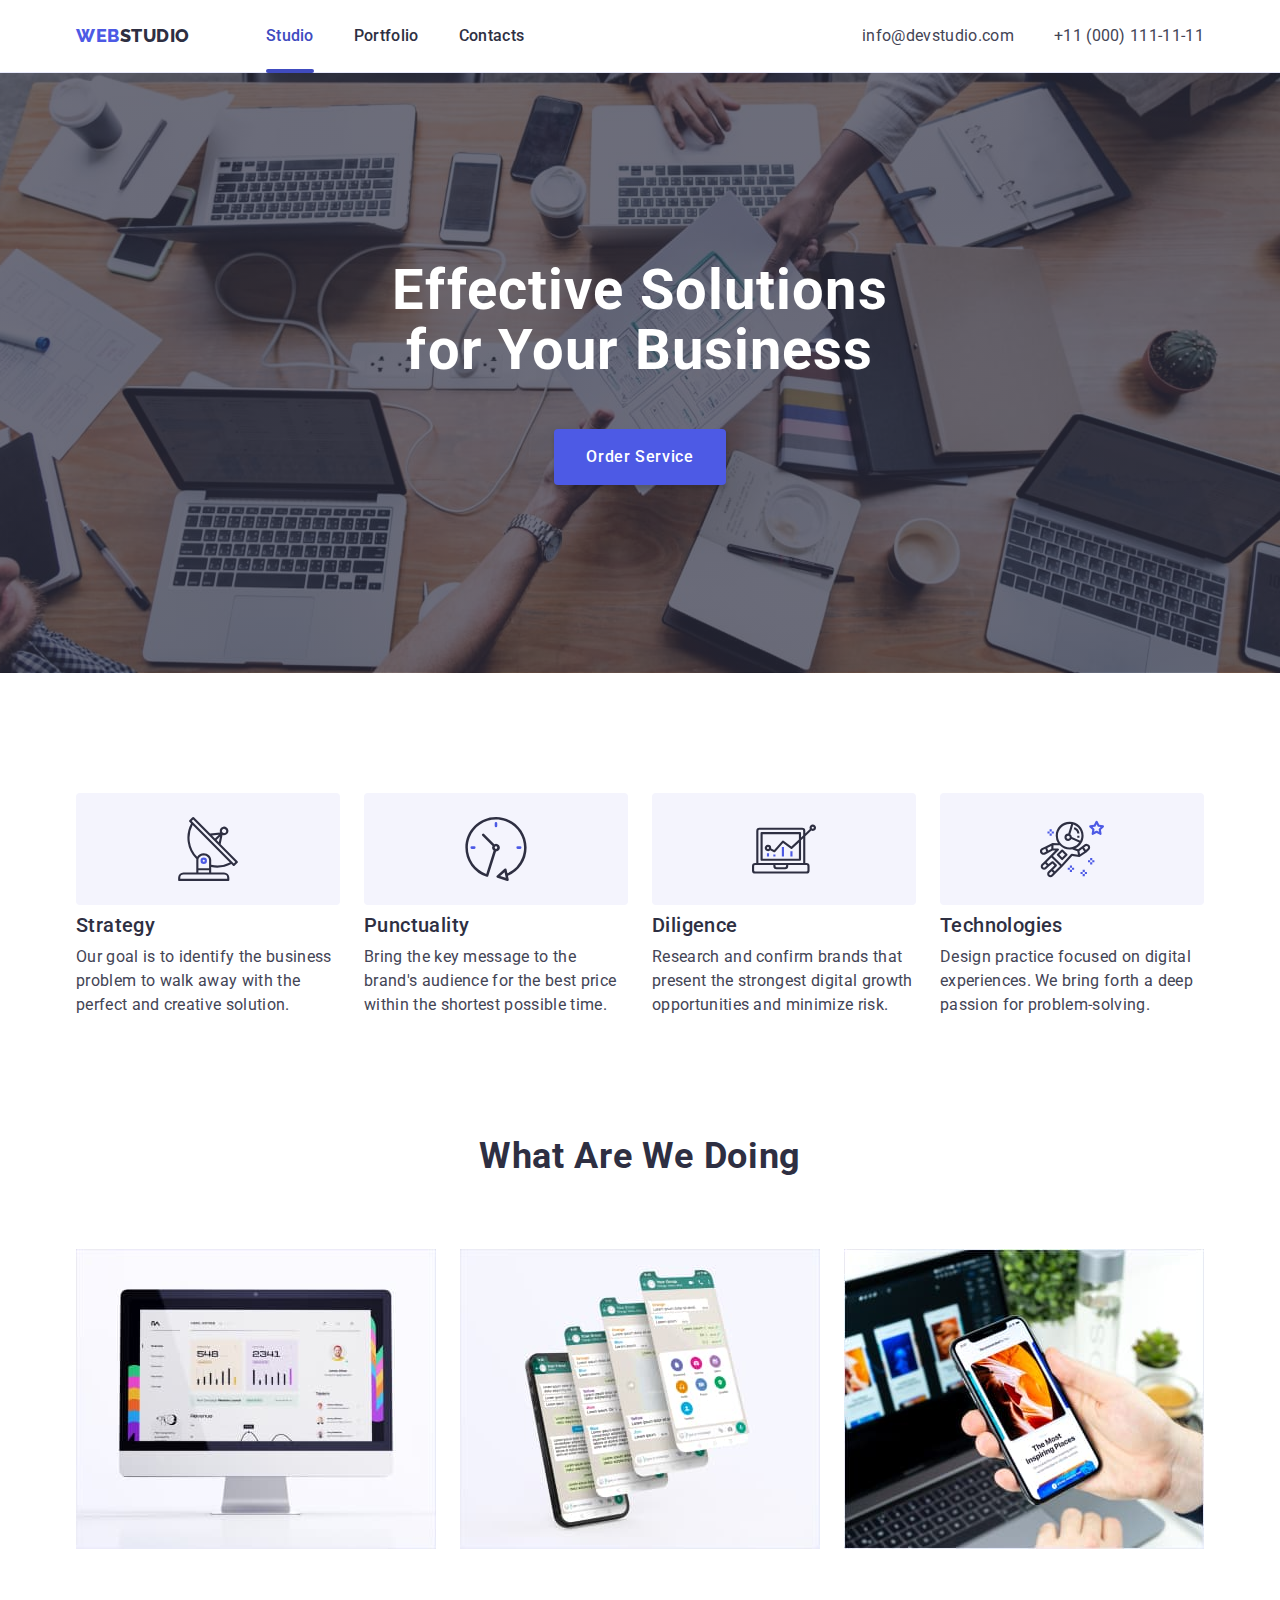
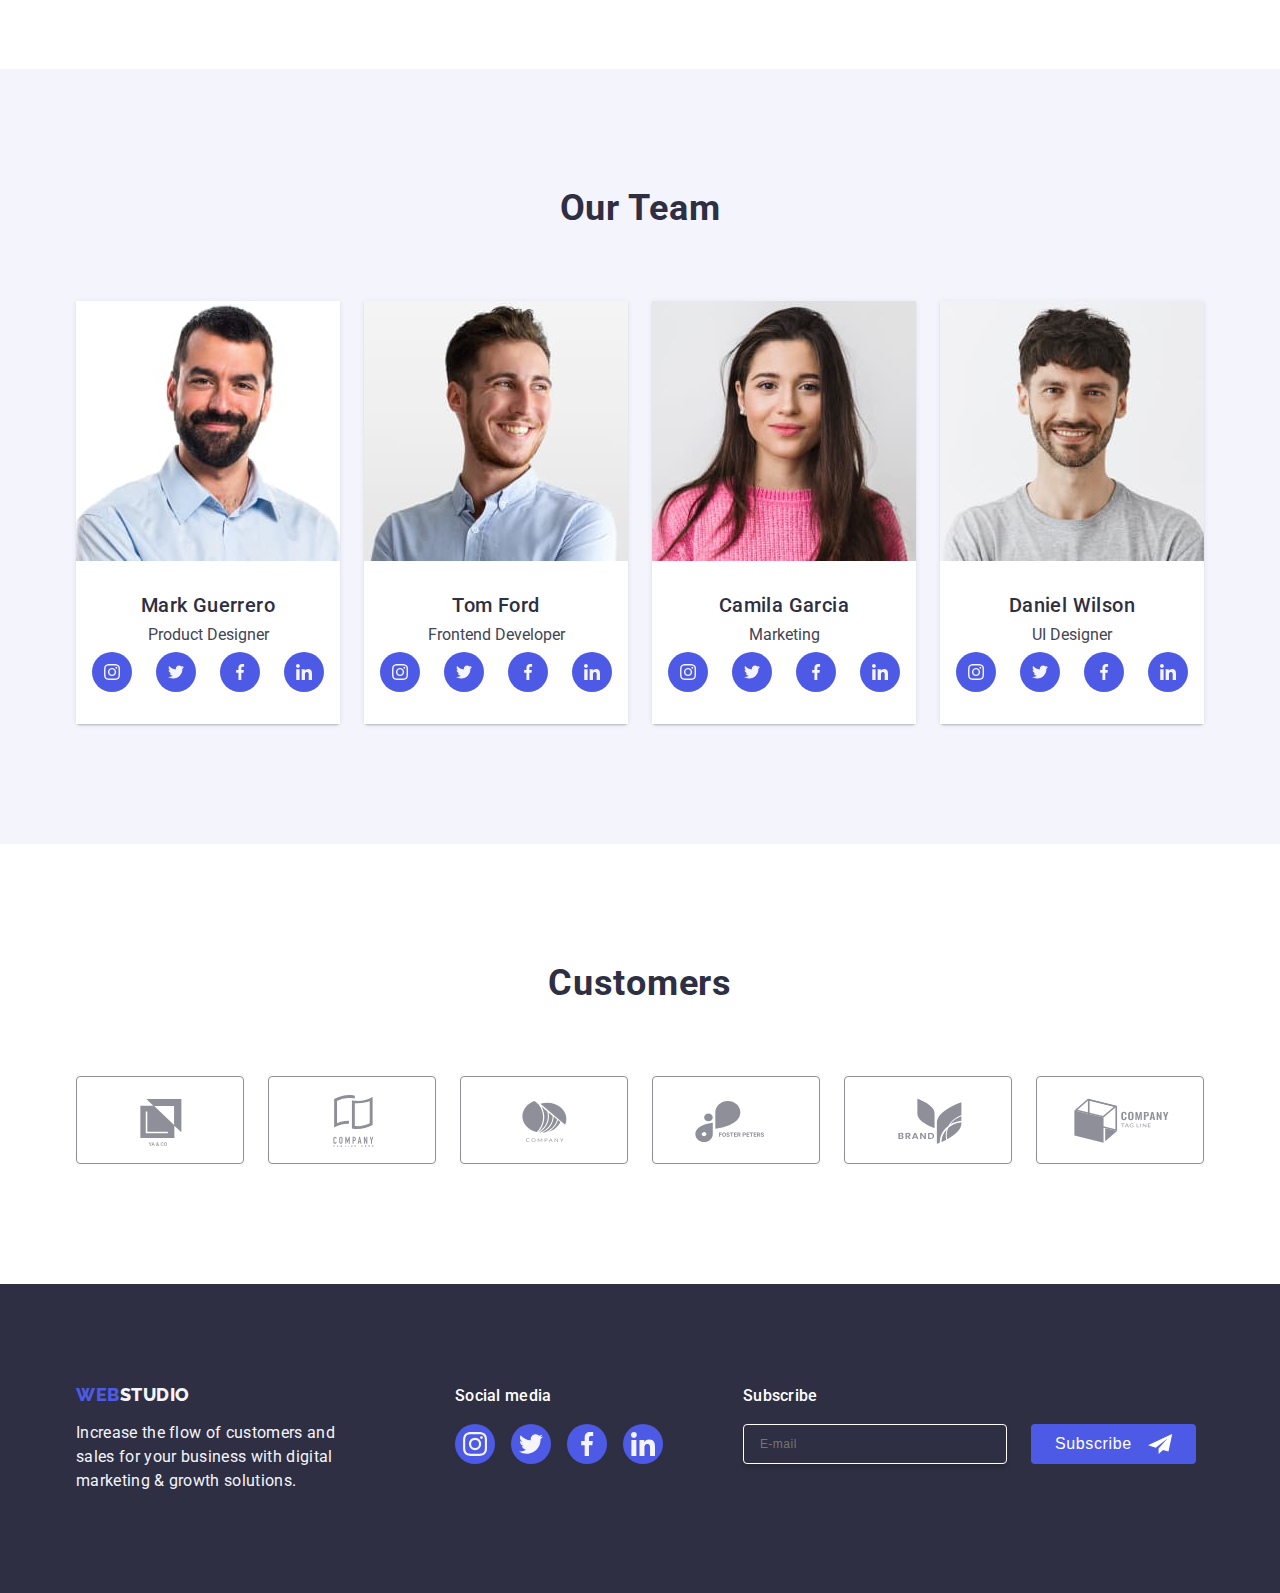
<file: index.html>
<!DOCTYPE html>
<html lang="en">
  <head>
    <meta charset="UTF-8" />
    <meta name="viewport" content="width=device-width, initial-scale=1.0" />
    <title>Web Studio</title>
    <link
      rel="stylesheet"
      href="https://cdnjs.cloudflare.com/ajax/libs/modern-normalize/2.0.0/modern-normalize.min.css"
      integrity="sha512-4xo8blKMVCiXpTaLzQSLSw3KFOVPWhm/TRtuPVc4WG6kUgjH6J03IBuG7JZPkcWMxJ5huwaBpOpnwYElP/m6wg=="
      crossorigin="anonymous"
      referrerpolicy="no-referrer"
    />
    <link rel="stylesheet" href="./css/styles.css" />
    <link rel="preconnect" href="https://fonts.googleapis.com" />
    <link rel="preconnect" href="https://fonts.gstatic.com" crossorigin />
    <link
      href="https://fonts.googleapis.com/css2?family=Montserrat:wght@300;700&family=Raleway:wght@800&family=Roboto:wght@400;500;700;900&display=swap"
      rel="stylesheet"
    />
  </head>
  <body>
    <header class="header">
      <div class="container all-section header-div">
        <nav class="navi-div">
          <!--LOGO-->
          <a class="logo link" href="./index.html"
            >WEB<span class="logo-studio-header">Studio</span></a
          >

          <!--navigation menu-->

          <ul class="list menu-header-div">
            <li>
              <a class="list-font list-marker link" href="./index.html"
                >Studio</a
              >
            </li>
            <li>
              <a class="list-font link" href="./portfolio.html">Portfolio</a>
            </li>
            <li><a class="list-font link" href="">Contacts</a></li>
          </ul>
        </nav>

        <!--Contact-->
        <address class="adress-list">
          <ul class="list address-flex">
            <li>
              <a class="link-font link" href="mailto:info@devstudio.com"
                >info@devstudio.com</a
              >
            </li>
            <li>
              <a class="link-font link" href="tel:+110001111111"
                >+11 (000) 111-11-11</a
              >
            </li>
          </ul>
        </address>
      </div>
    </header>
    <main>
      <!-- hero image -->
      <section class="section-hero">
        <div class="hero-div container">
          <h1 class="fontshone">Effective Solutions<br />for Your Business</h1>
          <button class="button button-position" type="button" data-modal-open>
            Order Service
          </button>
        </div>
      </section>

      <!-- Section 1-->
      <section class="section-what-we-use">
        <div class="container all-section">
          <h2 class="visually-hidden">What we use</h2>
          <ul class="list list-section-one-flex">
            <li class="li-what-we-use">
              <div class="section-one-icons">
                <svg class="section-one-svg" width="64" height="64">
                  <use href="./images/icons.svg#icon-antenna-1"></use>
                </svg>
              </div>
              <h3 class="fontshthre">Strategy</h3>
              <p class="p-font">
                Our goal is to identify the business problem to walk away with
                the perfect and creative solution.
              </p>
            </li>
            <li class="li-what-we-use">
              <div class="section-one-icons">
                <svg class="section-one-svg" width="64" height="64">
                  <use href="./images/icons.svg#icon-clock-1"></use>
                </svg>
              </div>
              <h3 class="fontshthre">Punctuality</h3>
              <p class="p-font">
                Bring the key message to the brand's audience for the best price
                within the shortest possible time.
              </p>
            </li>
            <li class="li-what-we-use">
              <div class="section-one-icons">
                <svg class="section-one-svg" width="64" height="64">
                  <use href="./images/icons.svg#icon-diagram-1"></use>
                </svg>
              </div>
              <h3 class="fontshthre">Diligence</h3>
              <p class="p-font">
                Research and confirm brands that present the strongest digital
                growth opportunities and minimize risk.
              </p>
            </li>
            <li class="li-what-we-use">
              <div class="section-one-icons">
                <svg class="section-one-svg" width="64" height="64">
                  <use href="./images/icons.svg#icon-astronaut-1"></use>
                </svg>
              </div>
              <h3 class="fontshthre">Technologies</h3>
              <p class="p-font">
                Design practice focused on digital experiences. We bring forth a
                deep passion for problem-solving.
              </p>
            </li>
          </ul>
        </div>
      </section>

      <!-- Section 2-->
      <section class="section-what-are-we-doing">
        <div class="container">
          <h2 class="fontshtwo">What are we doing</h2>
          <ul class="list list-section-two-flex">
            <li class="li-section-two-flex">
              <img
                src="./images/oldmc.jpg"
                alt="Old mac"
                width="360"
                height="300"
              />
            </li>
            <li class="li-section-two-flex">
              <img
                src="./images/samrtphone.jpg"
                alt="Smartphone with diffrent screens"
                width="360"
                height="300"
              />
            </li>
            <li class="li-section-two-flex">
              <img
                src="./images/smartandlap.jpg"
                alt="Laptop nnd smartphone"
                width="360"
                height="300"
              />
            </li>
          </ul>
        </div>
      </section>

      <section class="all-section team-section">
        <div class="container">
          <h2 class="fontshtwo">Our Team</h2>
          <ul class="team-gallery-grid flex-grid">
            <li class="team-li-flex-grid">
              <img
                src="./images/mark.jpg"
                alt="smiling dark-haired man with beard and mustache in blue shirt"
                width="264"
                height="260"
              />
              <div class="team-div-li-felx-grid">
                <h3 class="fontshthre team-h-div-li-flex-grid">
                  Mark Guerrero
                </h3>
                <p class="team-p-div-li-felx-grid">Product Designer</p>

                <ul class="team-icons">
                  <li class="team-icon">
                    <a class="team-icon-link" href="">
                      <svg class="team-icon-svg" width="16" height="16">
                        <use href="./images/icons.svg#icon-instagram-2"></use>
                      </svg>
                    </a>
                  </li>
                  <li class="team-icon">
                    <a class="team-icon-link" href="">
                      <svg class="team-icon-svg" width="16" height="16">
                        <use href="./images/icons.svg#icon-twitter-1"></use>
                      </svg>
                    </a>
                  </li>
                  <li class="team-icon">
                    <a class="team-icon-link" href="">
                      <svg class="team-icon-svg" width="16" height="16">
                        <use href="./images/icons.svg#icon-facebook-1"></use>
                      </svg>
                    </a>
                  </li>
                  <li class="team-icon">
                    <a class="team-icon-link" href="">
                      <svg class="team-icon-svg" width="16" height="16">
                        <use href="./images/icons.svg#icon-linkedin-1"></use>
                      </svg>
                    </a>
                  </li>
                </ul>
              </div>
            </li>
            <li class="team-li-flex-grid">
              <img
                src="./images/tom.jpg"
                alt="smiling brunette in a blue shirt"
                width="264"
                height="260"
              />
              <div class="team-div-li-felx-grid">
                <h3 class="fontshthre team-h-div-li-flex-grid">Tom Ford</h3>
                <p class="team-p-div-li-felx-grid">Frontend Developer</p>
                <ul class="team-icons">
                  <li class="team-icon">
                    <a class="team-icon-link" href="">
                      <svg class="team-icon-svg" width="16" height="16">
                        <use href="./images/icons.svg#icon-instagram-2"></use>
                      </svg>
                    </a>
                  </li>
                  <li class="team-icon">
                    <a class="team-icon-link" href="">
                      <svg class="team-icon-svg" width="16" height="16">
                        <use href="./images/icons.svg#icon-twitter-1"></use>
                      </svg>
                    </a>
                  </li>
                  <li class="team-icon">
                    <a class="team-icon-link" href="">
                      <svg class="team-icon-svg" width="16" height="16">
                        <use href="./images/icons.svg#icon-facebook-1"></use>
                      </svg>
                    </a>
                  </li>
                  <li class="team-icon">
                    <a class="team-icon-link" href="">
                      <svg class="team-icon-svg" width="16" height="16">
                        <use href="./images/icons.svg#icon-linkedin-1"></use>
                      </svg>
                    </a>
                  </li>
                </ul>
              </div>
            </li>
            <li class="team-li-flex-grid">
              <img
                src="./images/camila.jpg"
                alt="brunette with long hair falling to her shoulders in a pink sweater"
                width="264"
                height="260"
              />
              <div class="team-div-li-felx-grid">
                <h3 class="fontshthre team-h-div-li-flex-grid">
                  Camila Garcia
                </h3>
                <p class="team-p-div-li-felx-grid">Marketing</p>
                <ul class="team-icons">
                  <li class="team-icon">
                    <a class="team-icon-link" href="">
                      <svg class="team-icon-svg" width="24" height="24">
                        <use href="./images/icons.svg#icon-instagram-2"></use>
                      </svg>
                    </a>
                  </li>
                  <li class="team-icon">
                    <a class="team-icon-link" href="">
                      <svg class="team-icon-svg" width="24" height="24">
                        <use href="./images/icons.svg#icon-twitter-1"></use>
                      </svg>
                    </a>
                  </li>
                  <li class="team-icon">
                    <a class="team-icon-link" href="">
                      <svg class="team-icon-svg" width="24" height="24">
                        <use href="./images/icons.svg#icon-facebook-1"></use>
                      </svg>
                    </a>
                  </li>
                  <li class="team-icon">
                    <a class="team-icon-link" href="">
                      <svg class="team-icon-svg" width="24" height="24">
                        <use href="./images/icons.svg#icon-linkedin-1"></use>
                      </svg>
                    </a>
                  </li>
                </ul>
              </div>
            </li>
            <li class="team-li-flex-grid">
              <img
                src="./images/daniel.jpg"
                alt="a dark-haired man with facial hair in a gray T-shirt"
                width="264"
                height="260"
              />
              <div class="team-div-li-felx-grid">
                <h3 class="fontshthre team-h-div-li-flex-grid">
                  Daniel Wilson
                </h3>
                <p class="team-p-div-li-felx-grid">UI Designer</p>
                <ul class="team-icons">
                  <li class="team-icon">
                    <a class="team-icon-link" href="">
                      <svg class="team-icon-svg" width="24" height="24">
                        <use href="./images/icons.svg#icon-instagram-2"></use>
                      </svg>
                    </a>
                  </li>
                  <li class="team-icon">
                    <a class="team-icon-link" href="">
                      <svg class="team-icon-svg" width="24" height="24">
                        <use href="./images/icons.svg#icon-twitter-1"></use>
                      </svg>
                    </a>
                  </li>
                  <li class="team-icon">
                    <a class="team-icon-link" href="">
                      <svg class="team-icon-svg" width="24" height="24">
                        <use href="./images/icons.svg#icon-facebook-1"></use>
                      </svg>
                    </a>
                  </li>
                  <li class="team-icon">
                    <a class="team-icon-link" href="">
                      <svg class="team-icon-svg" width="24" height="24">
                        <use href="./images/icons.svg#icon-linkedin-1"></use>
                      </svg>
                    </a>
                  </li>
                </ul>
              </div>
            </li>
          </ul>
        </div>
      </section>
      <section class="customers">
        <div class="container customers-div">
          <h2 class="fontshtwo">Customers</h2>
          <ul class="customers-flex-grip">
            <li class="customers-li-flex">
              <a href="" class="customers-link-flex-grip">
                <svg class="customers-svg" width="104" height="56">
                  <use href="./images/icons.svg#icon-YaTo"></use>
                </svg>
              </a>
            </li>
            <li class="customers-li-flex">
              <a href="" class="customers-link-flex-grip">
                <svg class="customers-svg" width="104" height="56">
                  <use href="./images/icons.svg#icon-TagLine"></use>
                </svg>
              </a>
            </li>
            <li class="customers-li-flex">
              <a href="" class="customers-link-flex-grip">
                <svg class="customers-svg" width="104" height="56">
                  <use href="./images/icons.svg#icon-company"></use>
                </svg>
              </a>
            </li>
            <li class="customers-li-flex">
              <a href="" class="customers-link-flex-grip">
                <svg class="customers-svg" width="104" height="56">
                  <use href="./images/icons.svg#icon-Foster"></use>
                </svg>
              </a>
            </li>
            <li class="customers-li-flex">
              <a href="" class="customers-link-flex-grip">
                <svg class="customers-svg" width="104" height="56">
                  <use href="./images/icons.svg#icon-Brand"></use>
                </svg>
              </a>
            </li>
            <li class="customers-li-flex">
              <a href="" class="customers-link-flex-grip">
                <svg class="customers-svg" width="104" height="56">
                  <use href="./images/icons.svg#icon-ag"></use>
                </svg>
              </a>
            </li>
          </ul>
        </div>
      </section>
    </main>
    <footer class="fooster-parameters">
      <!--LOGO-->
      <div class="container all-section fooster-grip">
        <div class="fooster-div">
          <a class="logo link-footer" href="./index.html"
            >WEB<span class="logo-studio-fooster">Studio</span></a
          >
          <p class="p-font-fooster">
            Increase the flow of customers and<br />
            sales for your business with digital<br />
            marketing & growth solutions.
          </p>
        </div>

        <div class="footer-div-social">
          <p class="fooster-font fooster-socialmedia">Social media</p>
          <ul class="fooster-icons">
            <li class="fooster-icon">
              <a class="fooster-icon-link" href="">
                <svg class="fooster-icon-svg" width="24" height="24">
                  <use href="./images/icons.svg#icon-instagram-2"></use>
                </svg>
              </a>
            </li>
            <li class="fooster-icon">
              <a class="fooster-icon-link" href="">
                <svg class="fooster-icon-svg" width="24" height="24">
                  <use href="./images/icons.svg#icon-twitter-1"></use>
                </svg>
              </a>
            </li>
            <li class="fooster-icon">
              <a class="fooster-icon-link" href="">
                <svg class="fooster-icon-svg" width="24" height="24">
                  <use href="./images/icons.svg#icon-facebook-1"></use>
                </svg>
              </a>
            </li>
            <li class="fooster-icon">
              <a class="fooster-icon-link" href="">
                <svg class="fooster-icon-svg" width="24" height="24">
                  <use href="./images/icons.svg#icon-linkedin-1"></use>
                </svg>
              </a>
            </li>
          </ul>
        </div>
        <div class="fooster-subsrible-form">
          <p class="fooster-subscrible-font" id="fooster-subscrible-group">
            Subscribe
          </p>
          <form class="fooster-subscrible-group">
            <label class="fooster-subscrible-label">
              <input
                class="fooster-subscrible-input"
                placeholder="E-mail"
                type="email"
                name="email"
                id="fooster-subscrible-email"
                required
              />
            </label>
            <button class="fooster-subscrible-button" type="submit">
              Subscribe
              <svg
                class="fooster-subscrible-button-svg"
                width="24"
                height="24"
                viewBox="0 0 24 24"
                fill="none"
              >
                <use href="./images/icons.svg#icon-send"></use>
              </svg>
            </button>
          </form>
        </div>
      </div>
    </footer>
    <div class="modal-backdrop is-hidden" data-modal>
      <div class="modal">
        <div>
          <button type="button" class="modal-button" data-modal-close>
            <svg class="modal-icon" width="8" height="8" viewBox="0 0 8 8">
              <use href="./images/icons.svg#icon-close"></use>
            </svg>
          </button>
        </div>
        <p class="modal-form-p">
          Leave your contacts and we will call you back
        </p>
        <form>
          <div class="modal-form">
            <label class="modal-form-label" for="user-name"> Name </label>
            <div class="modal-input-div">
              <input
                class="modal-input-div-input"
                type="text"
                name="user-name"
                id="user-name"
                required
              />
              <svg
                class="modal-input-div-svg"
                width="16"
                height="24"
                viewBox="0 0 16 24"
              >
                <use href="./images/icons.svg#icon-name"></use>
              </svg>
            </div>
          </div>
          <div class="modal-form">
            <label class="modal-form-label" for="user-phone">Phone</label>
            <div class="modal-input-div">
              <input
                class="modal-input-div-input"
                type="tel"
                name="user-phone"
                id="user-phone"
                required
              />
              <svg
                class="modal-input-div-svg"
                width="16"
                height="24"
                viewBox="0 0 16 24"
              >
                <use href="./images/icons.svg#icon-phone"></use>
              </svg>
            </div>
          </div>
          <div class="modal-form">
            <label class="modal-form-label" for="user-email"> Email </label>
            <div class="modal-input-div">
              <input
                class="modal-input-div-input"
                type="email"
                name="user-email"
                id="user-email"
                required
              />
              <svg
                class="modal-input-div-svg"
                width="16"
                height="24"
                viewBox="0 0 18 24"
              >
                <use href="./images/icons.svg#icon-email"></use>
              </svg>
            </div>
          </div>
          <div class="modal-form modal-form-texture">
            <label class="modal-form-label" for="user-comment"> Comment </label>
            <!-- <div class="modal-input-div"> -->
            <textarea
              class="modal-input-div-textarea"
              name="user-comment"
              id="user-comment"
              rows="5"
              placeholder="Text input"
            ></textarea>
            <!-- </div> -->
          </div>
          <!-- <div class="modal-form"> -->
          <div class="modal-check-div">
            <input
              class="visually-hidden modal-check"
              type="checkbox"
              id="user-privacy"
              name="user-privacy"
              value="true"
              required
            />
            <label class="modal-form-label" for="user-privacy">
              <span class="modal-form-span">
                <svg
                  class="modal-check-svg"
                  width="10"
                  height="8"
                  viewBox="0 0 10 8"
                >
                  <use href="./images/icons.svg#icon-checkmark"></use>
                </svg>
              </span>
              I accept the terms and conditions of the
              <a href="" class="modal-privacy-link">Privacy Policy</a>
            </label>
          </div>
          <!-- </div> -->

          <button class="modal-form-button" type="submit">Send</button>
        </form>
      </div>
    </div>
    <script src="./js/modal.js"></script>
  </body>
</html>
</file>
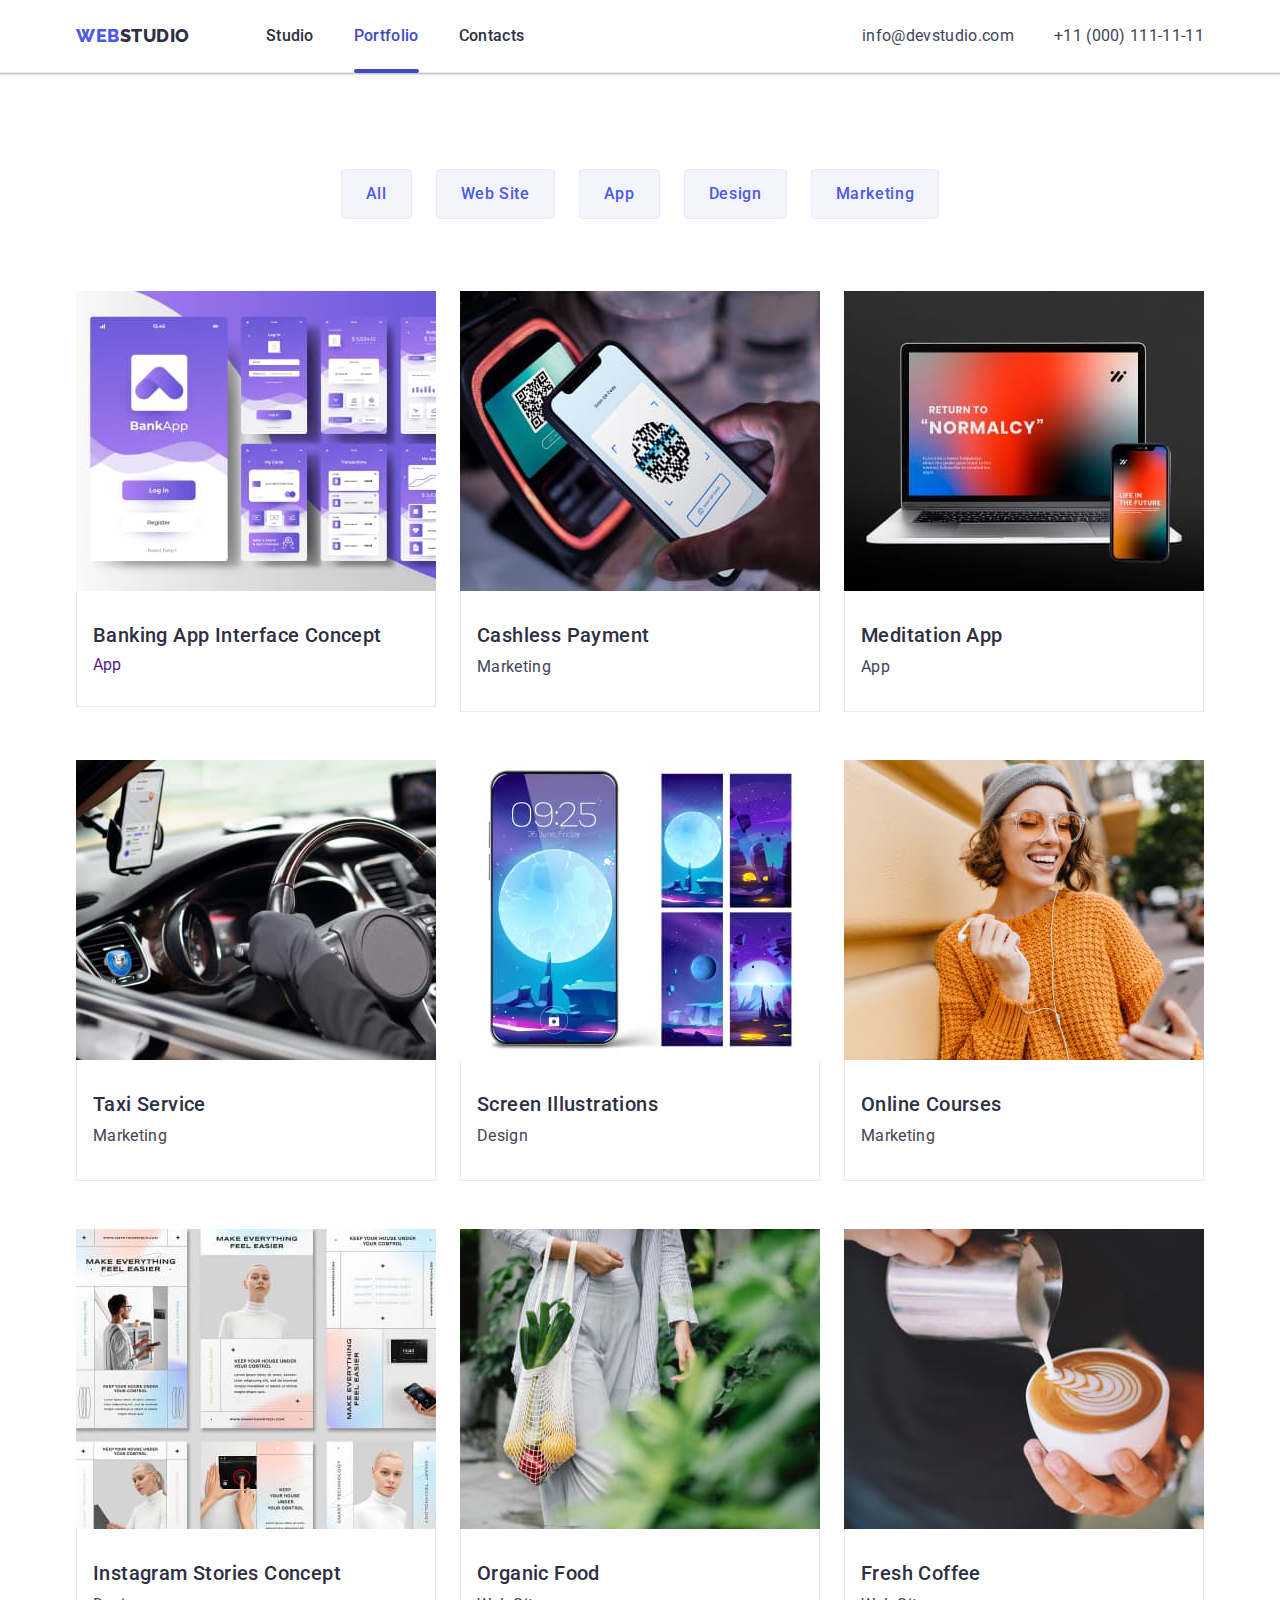
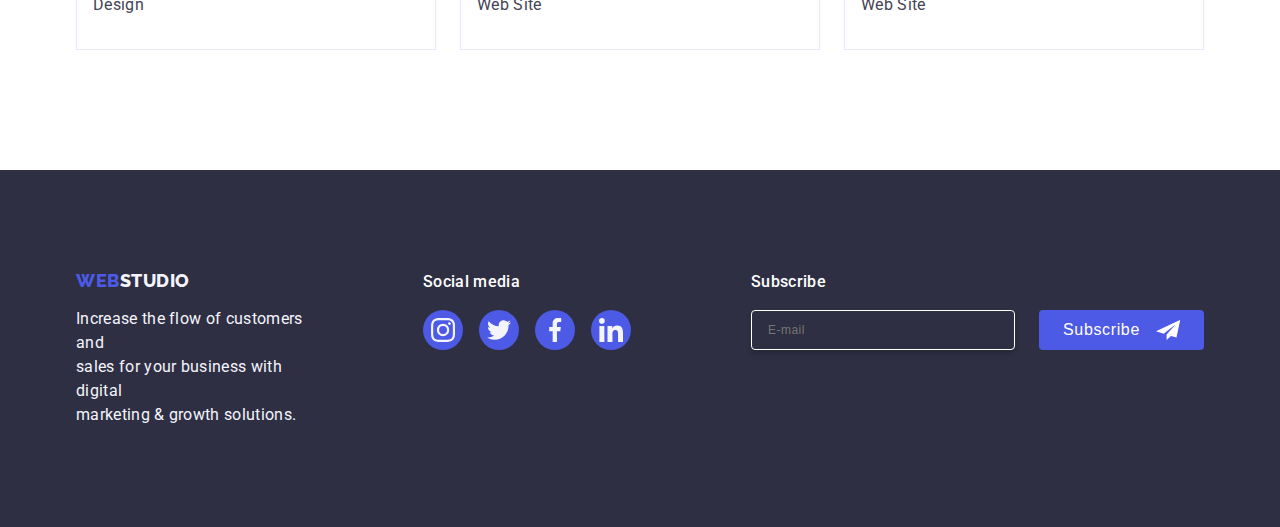
<file: portfolio.html>
<!DOCTYPE html>
<html lang="en">
  <head>
    <meta charset="UTF-8" />
    <meta name="viewport" content="width=device-width, initial-scale=1.0" />
    <title>Portfolio</title>
    <link
      rel="stylesheet"
      href="https://cdnjs.cloudflare.com/ajax/libs/modern-normalize/2.0.0/modern-normalize.min.css"
      integrity="sha512-4xo8blKMVCiXpTaLzQSLSw3KFOVPWhm/TRtuPVc4WG6kUgjH6J03IBuG7JZPkcWMxJ5huwaBpOpnwYElP/m6wg=="
      crossorigin="anonymous"
      referrerpolicy="no-referrer"
    />
    <link rel="stylesheet" href="./css/styles.css" />
    <link rel="preconnect" href="https://fonts.googleapis.com" />
    <link rel="preconnect" href="https://fonts.gstatic.com" crossorigin />
    <link
      href="https://fonts.googleapis.com/css2?family=Montserrat:wght@300;700&family=Raleway:wght@800&family=Roboto:wght@400;500;700;900&display=swap"
      rel="stylesheet"
    />
  </head>
  <body>
    <header class="header">
      <div class="container all-section header-div">
        <nav class="navi-div">
          <!--LOGO-->
          <a class="logo link" href="./index.html"
            >WEB<span class="logo-studio-header">Studio</span></a
          >

          <!--navigation menu-->

          <ul class="list menu-header-div">
            <li><a class="list-font link" href="./index.html">Studio</a></li>
            <li>
              <a class="list-font list-marker link" href="./portfolio.html"
                >Portfolio</a
              >
            </li>
            <li><a class="list-font link" href="">Contacts</a></li>
          </ul>
        </nav>

        <!--Contact-->
        <address class="adress-list">
          <ul class="list address-flex">
            <li>
              <a class="link-font link" href="mailto:info@devstudio.com"
                >info@devstudio.com</a
              >
            </li>
            <li>
              <a class="link-font link" href="tel:+110001111111"
                >+11 (000) 111-11-11</a
              >
            </li>
          </ul>
        </address>
      </div>
    </header>
    <main>
      <section class="portfolio-filters">
        <div class="container all-section">
          <h1 class="visually-hidden">Images</h1>
          <ul class="list filters-flex">
            <li><button class="filters-buttons" type="button">All</button></li>
            <li>
              <button class="filters-buttons" type="button">Web Site</button>
            </li>
            <li><button class="filters-buttons" type="button">App</button></li>
            <li>
              <button class="filters-buttons" type="button">Design</button>
            </li>
            <li>
              <button class="filters-buttons" type="button">Marketing</button>
            </li>
          </ul>

          <ul class="flex-grid portfolio-gallery-grid">
            <li class="portfolio-li-flex-grid">
              <a href="" class="portfolio-list-link-flex-grid">
                <div class="portfolio-image-wrap">
                  <img
                    src="./images/pagesbankapp.jpg"
                    alt="Application pages view for logging in to the bank and managing your bank account. 
                The dominant colors are purple and white. Purple at the top of the page, white at the bottom"
                    width="360"
                    height="300"
                  />
                  <p class="portfolio-image-wrap-p">
                    14 Stylish and User-Friendly App Design Concepts · Task
                    Manager App · Calorie Tracker App · Exotic Fruit Ecommerce
                    App · Cloud Storage App
                  </p>
                </div>
                <div class="portfolio-list-link-div-flex-grid">
                  <h2 class="fontshthre portfolio-list-link-div-h-flex-gird">
                    Banking App Interface Concept
                  </h2>
                  <p class="portfolio-list-link-div-p-flex-gird">App</p>
                </div>
              </a>
            </li>
            <li class="portfolio-li-flex-grid">
              <a href="" class="portfolio-list-link-flex-grid">
                <div class="portfolio-image-wrap">
                  <img
                    src="./images/PhoneReadQRcode.jpg"
                    alt="Smartphone held in fingers and reading QR code with smartphone."
                    width="360"
                    height="300"
                  />
                  <p class="portfolio-image-wrap-p">
                    14 Stylish and User-Friendly App Design Concepts · Task
                    Manager App · Calorie Tracker App · Exotic Fruit Ecommerce
                    App · Cloud Storage App
                  </p>
                </div>
                <div class="portfolio-list-link-div-flex-grid">
                  <h2 class="fontshthre portfolio-list-link-div-h-flex-gird">
                    Cashless Payment
                  </h2>
                  <p class="p-font portfolio-list-link-div-p-flex-gird">
                    Marketing
                  </p>
                </div>
              </a>
            </li>
            <li class="portfolio-li-flex-grid">
              <a href="" class="portfolio-list-link-flex-grid">
                <div class="portfolio-image-wrap">
                  <img
                    src="./images/Computerandsmartphonewithdesamefoto.jpg"
                    alt="On the laptop screen and on the smartphone screen there is the same 
              colorful image with the words - return to normalcy."
                    width="360"
                    height="300"
                  />
                  <p class="portfolio-image-wrap-p">
                    14 Stylish and User-Friendly App Design Concepts · Task
                    Manager App · Calorie Tracker App · Exotic Fruit Ecommerce
                    App · Cloud Storage App
                  </p>
                </div>
                <div class="portfolio-list-link-div-flex-grid">
                  <h2 class="fontshthre portfolio-list-link-div-h-flex-gird">
                    Meditation App
                  </h2>
                  <p class="p-font portfolio-list-link-div-p-flex-gird">App</p>
                </div>
              </a>
            </li>
            <li class="portfolio-li-flex-grid">
              <a href="" class="portfolio-list-link-flex-grid">
                <div class="portfolio-image-wrap">
                  <img
                    src="./images/cocpitincar.jpg"
                    alt="Cockpit in the car. Smartphone in the holder with staking turned on."
                    width="360"
                    height="300"
                  />
                  <p class="portfolio-image-wrap-p">
                    14 Stylish and User-Friendly App Design Concepts · Task
                    Manager App · Calorie Tracker App · Exotic Fruit Ecommerce
                    App · Cloud Storage App
                  </p>
                </div>
                <div class="portfolio-list-link-div-flex-grid">
                  <h2 class="fontshthre portfolio-list-link-div-h-flex-gird">
                    Taxi Service
                  </h2>
                  <p class="p-font portfolio-list-link-div-p-flex-gird">
                    Marketing
                  </p>
                </div>
              </a>
            </li>
            <li class="portfolio-li-flex-grid">
              <a href="" class="portfolio-list-link-flex-grid">
                <div class="portfolio-image-wrap">
                  <img
                    src="./images/destopwithnun.jpg"
                    alt="Five images with desktop proposals with a moon theme"
                    width="360"
                    height="300"
                  />
                  <p class="portfolio-image-wrap-p">
                    14 Stylish and User-Friendly App Design Concepts · Task
                    Manager App · Calorie Tracker App · Exotic Fruit Ecommerce
                    App · Cloud Storage App
                  </p>
                </div>
                <div class="portfolio-list-link-div-flex-grid">
                  <h2 class="fontshthre portfolio-list-link-div-h-flex-gird">
                    Screen Illustrations
                  </h2>
                  <p class="p-font portfolio-list-link-div-p-flex-gird">
                    Design
                  </p>
                </div>
              </a>
            </li>
            <li class="portfolio-li-flex-grid">
              <a href="" class="portfolio-list-link-flex-grid">
                <div class="portfolio-image-wrap">
                  <img
                    src="./images/Womeninorangedress.jpg"
                    alt="A woman in a yellow sweater, gray hat and glasses looks at the smartphone"
                    width="360"
                    height="300"
                  />
                  <p class="portfolio-image-wrap-p">
                    14 Stylish and User-Friendly App Design Concepts · Task
                    Manager App · Calorie Tracker App · Exotic Fruit Ecommerce
                    App · Cloud Storage App
                  </p>
                </div>
                <div class="portfolio-list-link-div-flex-grid">
                  <h2 class="fontshthre portfolio-list-link-div-h-flex-gird">
                    Online Courses
                  </h2>
                  <p class="p-font portfolio-list-link-div-p-flex-gird">
                    Marketing
                  </p>
                </div>
              </a>
            </li>
            <li class="portfolio-li-flex-grid">
              <a href="" class="portfolio-list-link-flex-grid">
                <div class="portfolio-image-wrap">
                  <img
                    src="./images/leaflet.jpg"
                    alt="Description of home control presented by a woman in a white turtleneck. Control options via smartphone and touch screen are shown."
                    width="360"
                    height="300"
                  />
                  <p class="portfolio-image-wrap-p">
                    14 Stylish and User-Friendly App Design Concepts · Task
                    Manager App · Calorie Tracker App · Exotic Fruit Ecommerce
                    App · Cloud Storage App
                  </p>
                </div>
                <div class="portfolio-list-link-div-flex-grid">
                  <h2 class="fontshthre portfolio-list-link-div-h-flex-gird">
                    Instagram Stories Concept
                  </h2>
                  <p class="p-font portfolio-list-link-div-p-flex-gird">
                    Design
                  </p>
                </div>
              </a>
            </li>
            <li class="portfolio-li-flex-grid">
              <a href="" class="portfolio-list-link-flex-grid">
                <div class="portfolio-image-wrap">
                  <img
                    src="./images/womenwithbag.jpg"
                    alt="A woman dressed in gray pants, a gray long sweater and a white blouse carries fruits and vegetables in a white mesh bag."
                    width="360"
                    height="300"
                  />
                  <p class="portfolio-image-wrap-p">
                    14 Stylish and User-Friendly App Design Concepts · Task
                    Manager App · Calorie Tracker App · Exotic Fruit Ecommerce
                    App · Cloud Storage App
                  </p>
                </div>
                <div class="portfolio-list-link-div-flex-grid">
                  <h2 class="fontshthre portfolio-list-link-div-h-flex-gird">
                    Organic Food
                  </h2>
                  <p class="p-font portfolio-list-link-div-p-flex-gird">
                    Web Site
                  </p>
                </div>
              </a>
            </li>
            <li class="portfolio-li-flex-grid">
              <a href="" class="portfolio-list-link-flex-grid">
                <div class="portfolio-image-wrap">
                  <img
                    src="./images/cafeewitchmilk.jpg"
                    alt="The barista pours milk to create a pattern on the surface of the coffee"
                    width="360"
                    height="300"
                  />
                  <p class="portfolio-image-wrap-p">
                    14 Stylish and User-Friendly App Design Concepts · Task
                    Manager App · Calorie Tracker App · Exotic Fruit Ecommerce
                    App · Cloud Storage App
                  </p>
                </div>
                <div class="portfolio-list-link-div-flex-grid">
                  <h2 class="fontshthre portfolio-list-link-div-h-flex-gird">
                    Fresh Coffee
                  </h2>
                  <p class="p-font portfolio-list-link-div-p-flex-gird">
                    Web Site
                  </p>
                </div>
              </a>
            </li>
          </ul>
        </div>
      </section>
    </main>
    <footer class="fooster-parameters">
      <!--LOGO-->
      <div class="container all-section fooster-grip">
        <div class="fooster-div">
          <a class="logo link-footer" href="./index.html"
            >WEB<span class="logo-studio-fooster">Studio</span></a
          >
          <p class="p-font-fooster">
            Increase the flow of customers and<br />
            sales for your business with digital<br />
            marketing & growth solutions.
          </p>
        </div>

        <div class="fooster-div">
          <p class="fooster-font fooster-socialmedia">Social media</p>
          <ul class="fooster-icons">
            <li class="fooster-icon">
              <a class="fooster-icon-link" href="">
                <svg class="fooster-icon-svg" width="24" height="24">
                  <use href="./images/icons.svg#icon-instagram-2"></use>
                </svg>
              </a>
            </li>
            <li class="fooster-icon">
              <a class="fooster-icon-link" href="">
                <svg class="fooster-icon-svg" width="24" height="24">
                  <use href="./images/icons.svg#icon-twitter-1"></use>
                </svg>
              </a>
            </li>
            <li class="fooster-icon">
              <a class="fooster-icon-link" href="">
                <svg class="fooster-icon-svg" width="24" height="24">
                  <use href="./images/icons.svg#icon-facebook-1"></use>
                </svg>
              </a>
            </li>
            <li class="fooster-icon">
              <a class="fooster-icon-link" href="">
                <svg class="fooster-icon-svg" width="24" height="24">
                  <use href="./images/icons.svg#icon-linkedin-1"></use>
                </svg>
              </a>
            </li>
          </ul>
        </div>
        <div class="fooster-subsrible-form">
          <p class="fooster-subscrible-font" id="fooster-subscrible-group">
            Subscribe
          </p>

          <form class="fooster-subscrible-group">
            <label class="fooster-subscrible-label">
              <input
                class="fooster-subscrible-input"
                placeholder="E-mail"
                type="email"
                name="email"
                id="fooster-subscrible-email"
                required
              />
            </label>
            <button class="fooster-subscrible-button" type="submit">
              Subscribe
              <svg
                class="fooster-subscrible-button-svg"
                width="24"
                height="24"
                viewBox="0 0 24 24"
                fill="none"
              >
                <use href="./images/icons.svg#icon-send"></use>
              </svg>
            </button>
          </form>
        </div>
      </div>
    </footer>
  </body>
</html>
</file>
<file: css/styles.css>
:root{
    --color-text:#434455;
    --color-primary-brand: #4D5AE5;
    --color-ressed-state: #404BBF;
    --color-dark:#2E2F42;
    --color-success: #31D0AA;
    --color-subtle-text:#8E8F99;
    --color-accent:#E7E9FC;
    --color-light:#F4F4FD;
    --color-modal-overlay:#2E2F42;
    --color-white-background:#FFFFFF;
    --color-modal-background: #FCFCFC;
    --color-naigation: var(--color-text);
    --color-naigation-action: var(--color-ressed-state);
    --color-filter-button-text: var(--color-primary-brand);
    --color-filter-button-background: var(--color-light);
    --color-tel-and-mail:#434455;
    --color-hover-tel-and-mail: #404BBF;
    --color-links: #2E2F42;
    --color-active-links: #404BBF;
    --color-buttons-text: white;
    --color-buttons-background: #4D5AE5;
    --color-active-buttons-background: #404BBF;
    --color-gradnient-hero: #000000b2;
    --color-text-fooster:#FFFFFF;


    --var-translate: cubic-bezier(0.4, 0, 0.2, 1);
    --var-time-tr: 250ms;
}

* {
    box-sizing: border-box;
    margin: 0;
    padding: 0;
}

body {
    font-family: "Roboto", sans-serif;
    color: var(--color-text);
    background-color: var(--color-white-background);
    text-decoration: none;
}

img {
    display: block;
}

ul,
ol {
    list-style: none;
    margin: 0;
    padding-left: 0;
}
.address-flex{
    display: flex;
    align-items: center;
    justify-content: space-between;
    gap: 40px;
}
.adress-list {
    font-style: normal;
}

.all-section {
    margin: 0px;
    padding-top: 120px;
    padding-bottom: 120px;
}

.button {
    color: var(--color-buttons-text);
    background-color: var(--color-buttons-background);
    font-family: "Roboto", sans-serif;
    font-weight: 500;
    font-size: 16px;
    line-height: 1.5;
    letter-spacing: 0.04em;
    /* transition-duration: var(--var-time-tr);
    transition-timing-function: var(--var-translate);
    transition-property: background-color; */
    transition: background-color var(--var-time-tr) var(--var-translate);
}

.button:hover,
.button:focus {
    cursor: pointer;
    background-color: var(--color-active-buttons-background);
}

.button-position{
    display: block;
    min-width: 169px;
    min-height: 56px;
    border: none;
    padding: 16px 32px;
    gap: 10px;
    border-radius: 4px;
    box-shadow: 0px 4px 4px 0px rgba(0, 0, 0, 0.15);
    margin: 48px auto 0 auto;
    cursor: pointer;
  
}











.contacts-telephone-mail {
    font-weight: 500;
    font-size: 16px;
    line-height: 1.5;
    letter-spacing: 0.02em;
    color: var(--color-dark);
}

.contacts-telephone-mail:hover,
.contacts-telephone-mail:focus {
    color: var(--color-hover-tel-and-mail);
}

.container {
    width: 1158px;
    margin: 0 auto;
    padding: 0 15px;
}

.customers{
    padding: 120px 0;
}

.customers-flex-grip{
    display: flex;
    gap:24px;
    justify-content: center;
   
}

.customers-li-flex{
    width: 168px;
    height: 88px;
    

}

.customers-link-flex-grip{
    width: 100%;
    height: 100%;
    color: var(--color-subtle-text);
    /* background-color: var(--color-light); */
    border-radius: 4px;
    border: 1px solid var(--color-subtle-text);
    display: flex;
    align-items: center;
    justify-content: center;
    fill: currentColor;
    transition: border-color var(--var-time-tr) var(--var-translate),
    color var(--var-time-tr) var(--var-translate);
    
   
}

.customers-svg{
    width: 104px;
    height: 56px;
    flex-shrink: 0;
    
}

.customers-link-flex-grip:focus,
.customers-link-flex-grip:hover{
    border-color: var(--color-ressed-state);
    color: var(--color-ressed-state);
}

.filters-buttons {
    font-family: "Roboto", sans-serif;
    color: var(--color-filter-button-text);
    background-color: var(--color-filter-button-background);
    font-size: 16px;
    line-height: 1.5;
    font-weight: 500;
    letter-spacing: 0.04em;
    text-align: center;
    cursor: pointer;
    padding: 12px 24px;
    box-shadow: none;
    border-radius: 4px;
    border: 1px solid var(--color-accent, #E7E9FC);
    transition: color var(--var-time-tr) var(--var-translate),
                background-color var(--var-time-tr) var(--var-translate),
                border-color var(--var-time-tr) var(--var-translate),
                box-shadow var(--var-time-tr) var(--var-translate);


}

.filters-buttons:hover,
.filters-buttons:focus {
    cursor: pointer;
    color: var(--color-buttons-text);
    background-color: var(--color-active-buttons-background);
    border-color: transparent;
    box-shadow: 0px 2px 2px 0px rgba(0, 0, 0, 0.12), 0px 2px 1px 0px rgba(0, 0, 0, 0.08), 0px 3px 1px 0px rgba(0, 0, 0, 0.10);
}

.filters-flex{
    display:flex;
    gap:24px;
    justify-content: center;
     margin-bottom: 72px;
}
.flex-grid {
    --col-count: 3;
    --gap-cont: 2;
    --gap: 24px;

    display: flex;
    flex-wrap: wrap;
    gap: var(--gap);
}


.fontshone {
    color: var(--color-buttons-text);
    font-weight: 700;
    font-size: 56px;
    line-height: 1.07;
    text-align: center;
    letter-spacing: 0.02em;
    max-width: 496px;
    margin: auto;
}

.fontshtwo {
    font-size: 36px;
    line-height: 1.11;
    text-align: center;
    letter-spacing: 0.02em;
    text-transform: capitalize;
    color: var(--color-dark);
    margin-bottom: 72px;
}

.fontshthre {
    font-weight: 500;
    font-size: 20px;
    line-height: 1.2;
    letter-spacing: 0.02em;
    color: var(--color-dark);
    margin-bottom: 8px;
    
}
.fonts-in-title-card{
    text-align: center;
}

.fooster-parameters {
    background-color: var(--color-dark);
    padding: 100px 0;
}
.fooster-div{
    margin-right: 120px;
}
.footer-div-social{
    margin-right: 80px;
}
.fooster-grip{
    display: flex;
    align-items: baseline;
 }

.fooster-socialmedia{
    color: var(--color-text-fooster, #ffffff);
    margin-bottom: 16px;
}

.fooster-icons {
    display: flex;
    gap: 16px;
    justify-content: center;
    
}

.fooster-icon-link{
    width: 100%;
    height: 100%;
    background-color: var(--color-primary-brand);
    border-radius: 50%;
    display: flex;
    align-items: center;
    justify-content: center;
    cursor: pointer;
    transition: background-color var(--var-time-tr) var(--var-translate);
    
}
.fooster-icon-link:focus {
    background-color: var(--color-success);
}

.fooster-icon-link:hover {
    background-color: var(--color-success);
}


.fooster-icon{
    height: 40px;
    width: 40px;

}

.fooster-icon-svg {
    width: 24px;
    height: 24px;
    fill:var(--color-light);
}



.fooster-font{
    font-weight: 500;
    font-size: 16px;
    line-height: 1.5;
    letter-spacing: 0.32px;
}

.fooster-subscrible-font{
    font-weight: 500;
        font-size: 16px;
        line-height: 1.5;
        letter-spacing: 0.32px;
        margin-bottom: 16px;
        color: var(--color-text-fooster, #ffffff);
}

.fooster-subsrible-form{
    width: 453px;
}


.fooster-subscrible-group{
    /* width: 100%; */
   
    /* flex-direction: row; */
    display: flex;
    flex-direction: row;
     gap:24px; 
}




.fooster-subscrible-input{
    width: 264px;
    height: 40px;
    border: 1px solid #ffffff;
    background-color: transparent;
    font-size: 12px;
    line-height: 1.5;
    letter-spacing: 0.04em;
    padding-left: 16px;
    box-shadow: 0px 4px 4px 0px rgba(0, 0, 0, 0.15);
    border-radius: 4px;
    color: #ffffff;


}
.fooster-subscrible-button {
    display: flex;
    padding: 8px 24px;
    justify-content: center;
    align-items: center;
    
    cursor: pointer;
    border: none;
    border-radius: 4px;
    background: var(--IRIS, #4D5AE5);
    min-width: 165px;
    height: 40px;
    color: var(--WHITE, #FFF);
    text-align: center;
    font-size: 16px;
    font-style: normal;
    font-weight: 500;
    line-height: 1.5;
        /* 150% */
    letter-spacing: 0.64px;

    color: var(--color-text-fooster, #ffffff);
}

.fooster-subscrible-button-svg{
    margin-left:16px;

}

.header{
    border-bottom: 1px solid var(--color-accent);
    box-shadow: 0px 2px 1px rgba(46, 47, 66, 0.08),
        0px 1px 1px rgba(46, 47, 66, 0.16),
        0px 1px 6px rgba(46, 47, 66, 0.08);
    
}
.header-div{
    display: flex;
    height: 72px;
    align-items: center;
    justify-content: space-between;
    gap: 332px;
    background: var(--color-white-background, #FFF);
}
.hero-modal{
    position: fixed;
    inset: 0 0 auto;
    min-height: 100%;
    display: flex;
    justify-content: center;
    align-items: center;

}



.hero-modal-is-hiden{
   
    pointer-events: none;
    visibility: hidden;
    opacity: 0;
    transform: translateX(-50%) translateY(-50%) scale(0) rotate(0deg)
    skew(40deg, 40deg);
}

.is-hidden {
    opacity: 0;
    visibility: hidden;
    pointer-events: none;

}

.li-what-we-use {
    font-size: 16px;
    line-height: 1.5;
    letter-spacing: 0.02em;
    color: var(--color-text);
    width: calc((100% - 72px) / 4);
}

.li-section-two-flex{
    width: calc((100% - 48px) / 3);
}

.link {
    text-decoration: none;
    
}
.link-font {
    font-size: 16px;
    line-height: 1.5;
    letter-spacing: 0.02em;
    color: var(--color-tel-and-mail);
    transition: color var(--var-time-tr) var(--var-translate);
}

.link-font:focus,
.link-font:hover {
    color: var(--color-hover-tel-and-mail);
}
.link-footer{
    text-decoration: none;
    margin-bottom: 16px;
}
.list {
    list-style-type: none;
}
.list-card{
    width: calc((100% - 48px) / 3);
    border: 1px solid var(--color-accent, #E7E9FC);

}

.list-font {
    font-weight: 500;
    font-size: 16px;
    line-height: 1.5;
    letter-spacing: 0.02em;
    color: var(--color-dark);
    padding: 24px 0;
    transition: color var(--var-time-tr) var(--var-translate);


}

.list-font:focus,
.list-font:hover {
    color: var(--color-ressed-state)
}

.list-portfolio-flex{
    display: flex;
    gap: 24px;
    flex-wrap: wrap;
    justify-content: center;
    margin-bottom: 48px;
    row-gap: 48px;
    

}

.list-link-div-portfolio-flex{
    padding: 32px 16px;
    border: 1px solid #e7e9fc;
    border-top: none;
    margin-bottom: 8px;
   
}

.list-font{
    display: inline-flex;
    flex-direction: column;
    position: relative;
    /* gap: 0.5em; */
}

.list-marker{
color: var(--color-ressed-state);
}

.list-marker::after{
    
    position: absolute;
    content: '';
    width: 100%;
    height: 4px;
    left: 0;
    bottom:-1px;
    border-radius: 2px;
    background-color: currentColor;
    align-items: flex-end;
    /* top: 69px; */
}

.list-section-one-flex{
    display: flex;
    justify-content: space-between;
    gap:24px;

}

.list-section-two-flex{
    display: flex;
    gap:24px;
    justify-content: center; 
}
.logo {
    font-family: 'Raleway', sans-serif;
    font-size: 18px;
    font-weight: 800;
    line-height: 1.17;
    letter-spacing: 0.03em;
    text-transform: uppercase;

    display: inline-block;
    color: var(--color-primary-brand);
    margin-right: 76px;

}

.logo-studio-header {
    color: var(--color-dark);
}

.logo-studio-fooster {
    color: var(--color-light);
}

.menu-header-div{
        display: inline-flex;
        align-items: flex-start;
        gap: 40px;
}

/* modal windows -----   Start */


.modal-backdrop {
    position: fixed;
    
    left: 0;
    top: 0;
    width: 100%;
    height: 100%;
    background-color: rgba(46, 47, 66, 0.4);
    transition: opacity var(--var-time-tr) var(--var-translate), visibility var(--var-time-tr) var(--var-translate);
}

.modal {
    position: absolute;
    padding: 72px 24px 24px 24px;
    align-items: center;
    top: 50%;
    left: 50%;
    min-height: 584px;
    border-radius: 4px;
    transform: translate(-50%, -50%);
    width: 408px;
    height: 584px;
    flex-shrink: 0;
    background-color: var(--color-modal-background);
    box-shadow: 0px 1px 1px rgba(0, 0, 0, 0.14), 0px 1px 3px rgba(0, 0, 0, 0.12), 0px 2px 1px rgba(0, 0, 0, 0.2);
    transition: transform var(--var-time-tr) var(--var-translate);
}

.modal-button {
    display: flex;

    align-items: center;
    background-color: var(--color-accent, #E7E9FC);
    border-radius: 50%;
    border: 1px solid rgba(0, 0, 0, 0.1);
    cursor: pointer;
    height: 24px;
    justify-content: center;
    padding: 0;
    position: absolute;
    right: 24px;
    top: 24px;
    transition: background-color var(--var-time-tr) var(--var-translate), border var(--var-time-tr) var(--var-translate);
    width: 24px;


}

.modal-button:focus,
.modal-button:hover {
    background-color: var(--color-active-links);
    border: none;
    fill: #FFFFFF;
}

.modal-icon {
    display: block;

    transition: fill var(--var-time-tr) var(--var-translate);

}

.modal-form-p {
    color: var(--color-dark, #2e2f42);
    text-align: center;
    font-weight: 500;
    font-size: 16px;
    font-style: normal;
    line-height: 1.5;
    letter-spacing: 0.32px;
    margin-bottom: 16px;
}









.modal-inputs {
    position: relative;
    align-items: baseline;
    width: 100%;
    top: 72px;
    padding: 0 24px;
}



.modal-form {
    /* position: absolute;
    display: flex;
    width: 360px;
    flex-direction: column;*/
    align-items: center;
    justify-content: center; 
    margin-bottom: 8px;
}

.modal-form-label {
    display: block;
    color: var(--color-subtle-text, #8e8f99);
    font-size: 12px;
    font-style: normal;
    font-weight: 400;
    line-height: 1.17;
    letter-spacing: 0.48px;
    margin-bottom: 4px;
}

.modal-input-div{
    /* display: block; */
    position: relative;
    /* width: 100%;
    fill: var(--color-dark); 
    border: 1px solid var(--color-subtle-text);
    border-radius: 4px;
    transition: fill var(--var-time-tr) var(--var-translate), border-color var(--var-time-tr) var(--var-translate);
        ; */
    /* var(--color-dark); */
}

.modal-input-div-svg {
    position: absolute;
    left: 16px;
    inset-block-start: 50%;
    transform: translateY(-50%);
    transition: fill var(--var-time-tr) var(--var-translate);
    
}

.modal-input-div-input{
    display: block;
    width: 100%;
    height: 40px;
    border: 1px solid rgba(46, 47, 66, 0.4);
    border-radius: 4px;
    background-color: transparent;
    outline: transparent;
    padding: 0.5em;
    padding-left: 38px;
    transition: border-color var(--var-time-tr) var(--var-translate);
    
}
.modal-form-texture{
    margin-bottom: 16px;
}
.modal-input-div-textarea {
    display: block;
    width: 100%;
    height: 120px;
    color: rgba(46, 47, 66, 0.4);
    text-align: start;
    font-size: 12px;
    font-style: normal;
    font-weight: 500;
    line-height: 1.17;
    letter-spacing: 0.04em;
    border: 1px solid rgba(46, 47, 66, 0.4);
    background-color: transparent;
    outline: transparent;
    border-radius: 4px;
    padding: 8px 16px;
    resize: none;
    transition: border-color var(--var-time-tr) var(--var-translate);
}
/* .modal-input-div:focus,
.modal-input-div:hover {
    border-color: var(--color-primary-brand, #4d5ae5);
    fill: var(--color-primary-brand, #4d5ae5);
} */

.modal-input-div-input:focus,
.modal-input-div-input:hover,
.modal-input-div-input:focus+svg,
.modal-input-div-input:hover+svg{
    border-color: var(--color-primary-brand, #4d5ae5);
    fill: var(--color-primary-brand, #4d5ae5);
}

.modal-input-div-textarea:focus,
.modal-input-div-textarea:hover {
    border-color: var(--color-primary-brand, #4d5ae5);
}

.modal-form-check-div {
    display: flex;
    margin-top: 8px;
    align-items: baseline;
    gap: 8px;
}

.modal-form-check-div>input[type="checkbox"]+svg {
    display: block;
    width: 1em;
    height: 1em;
    fill: var(--color-white-background);
    transition: fill var(--var-time-tr) var(--var-translate);
}

.modal-form-check-div>input[type="checkbox"] {
    appearance: none;
}

.modal-form-check-div>input[type="checkbox"]:checked+svg {
    fill: var(--color-primary-brand);
}

.modal-form-button {
    display: block;
    left: 50%;
    min-width:169px;
    margin: auto;
    height: 56px;
    padding: 16px 32px;
    border: none;
    border-radius: 4px;
    background-color: var(--IRIS, #4d5ae5);
    box-shadow: 0px 4px 4px 0px rgba(0, 0, 0, 0.15);
    color: var(--color-text-fooster, #fff);
    cursor: pointer;
    /* text-align: center;
    justify-content: center; */
    
    font-size: 16px;
    font-style: normal;
    font-weight: 500;
    line-height: 1.5;
    letter-spacing: 0.64px;
    transition: background-color 250ms cubic-bezier(0.4, 0, 0.2, 1);
}
.modal-check-div{
    margin-bottom: 24px;
}

.modal-form-span{
    width: 16px;
    height: 16px;
    border: 1px solid rgba(46, 47, 66, 0.4);
    border-radius: 2px;
    display: inline-flex;
    align-items: center;
    justify-content: center;
    fill: transparent;
    transition: background-color var(--var-time-tr) var(--var-translate), 
                fill var(--var-time-tr) var(--var-translate), 
                border var(--var-time-tr) var(--var-translate);
}

.modal-check:checked + label > span,
.modal-check:checked+label>svg{
        background-color: var(--color-ressed-state);;
        fill: var(--color-light);
        border: none;

}

.modal-privacy-link{
    color: var(--color-primary-brand);
}
.navi-div{
    display: inline-flex;
    align-items: center;
    justify-content: space-between;
    padding: 24px 0;
}



.p-font{
    color: var(--color-text);
    line-height: 1.5;
    letter-spacing: 0.02em;
}

.p-font-fooster{
    color: var(--color-light);
    line-height: 1.5;
    letter-spacing: 0.02em;
}

.portfolio-filters{
    padding-top: 96px;
    padding-bottom: 120px;
    
}
.portfolio-gallery-grid{
    --col-cont: 3;
    width: 100%;
    max-width: 100%;
    height: auto;
    row-gap: 48px;
    list-style-type: none;

}

.portfolio-li-flex-grid{
    width: calc((100% - 48px) / 3);
}

.portfolio-list-link-flex-grid{
    text-decoration: none;
    display: block;
    transition: box-shadow var(--var-time-tr) var(--var-translate);
    
}
.portfolio-list-link-div-flex-grid{
    padding: 32px 16px;
    border: 1px solid #e7e9fc;
    border-top: none;
    background: var(--color-white-background, #FFF);

}

/* .portfolio-list-link-div-h-flex-gird{
    
}
.portfolio-list-link-div-p-flex-gird{
    
} */


.portfolio-list-link-flex-grid:hover {
    box-shadow: 0px 1px 6px rgba(46, 47, 66, 0.08),
        0px 1px 1px rgba(46, 47, 66, 0.16),
        0px 2px 1px rgba(46, 47, 66, 0.08);
}


.portfolio-list-link-flex-grid:focus{
        box-shadow: 0px 1px 6px rgba(46, 47, 66, 0.08),
            0px 1px 1px rgba(46, 47, 66, 0.16),
            0px 2px 1px rgba(46, 47, 66, 0.08);
}
.portfolio-image-wrap{
    position: relative;
    overflow: hidden;

}
.portfolio-image-wrap-p{
    position: absolute;
    top: 0;
    color: var(--color-light, #F4F4FD);
    font-size: 16px;
    font-style: normal;
    font-weight: 400;
    line-height: 1.5;
    letter-spacing: 0.02em;
    padding: 40px 32px 40px 32px;
    height: 100%;
    width: 100%;
    /* inset: 0; */
    background-color: var(--color-buttons-background,#4D5AE5);
    transform: translateY(100%);
    /* transition-duration: var(--var-time-tr);
    transition-timing-function: var(--var-translate);
    transition-property: translate; */
    transition: transform var(--var-time-tr) var(--var-translate);
}


.portfolio-list-link-flex-grid:hover p{
    transform: translateY(0%);
}
.portfolio-list-link-flex-grid:focus p {
    transform: translateY(0%);
}

.section-hero {
    margin: auto;
    background-color: var(--color-dark);
    padding: 188px 0;
    background-image: linear-gradient(rgba(46, 47, 66, 0.7), rgba(46, 47, 66, 0.7)), url('../images/peopleoffice.jpg');
    max-width: 1440px;
    background-repeat: no-repeat;
    background-position: center;
    background-size: cover;
    
 
}
.section_one_svg{
    width: 100%;
    border-radius: 4px;
    background: var(--color-light, #F4F4FD);

}
.section-one-icons{
    display: flex;
    width: 264px;
    height: 112px;
    justify-content: center;
    align-items: center;
    margin-bottom: 8px;
    background-color:var(--color-light);
    border-radius: 4px;

}
.section-one-svg{
    width: 64px;
    height: 64px;
    flex-shrink: 0;
    justify-content: center;
}
.section-team {
    background-color: var(--color-light);
    padding: 120px 0;
}

.section-what-are-we-doing{
    padding-bottom: 120px;
}
.section-what-we-use{
    padding: 120px 0;
}

.team-section{
    background-color: var(--color-light);

}

.team-gallery-flex-grid{
    --col-cont: 4;
    width: 100%;
    max-width: 100%;
    height: auto;

}

.team-li-flex-grid{
    width: calc((100% - 72px) / 4);
    border-radius: 0px 0px 4px 4px;
    box-shadow:0px 1px 6px rgba(46, 47, 66, 0.08),    0px 1px 1px rgba(46, 47, 66, 0.16), 0px 2px 1px rgba(46, 47, 66, 0.08);
}

.team-div-li-felx-grid{
    padding: 32px 0px;
    background: var(--color-white-background, #FFF);
    

}


.team-h-div-li-flex-grid {
    text-align: center;
    margin-bottom: 8px;
}

.team-p-div-li-felx-grid {
    text-align: center;

}


.team-icons {
    display: flex;
    gap:24px;  
    justify-content: center;
    margin-top:8px;
}

.team-icon-link{
    width: 100%;
    height: 100%;
    background-color: var(--color-primary-brand);
    border-radius: 50%;
    display: flex;
    align-items: center;
    justify-content: center;
    cursor: pointer;
    /* transition-duration: var(--var-time-tr);
    transition-timing-function: var(--var-translate);
    transition-property: background-color; */
    transition: background-color var(--var-time-tr) var(--var-translate);

}

.team-icon-link:focus {
    background-color: var(--color-ressed-state);

}

.team-icon-link:hover {
    background-color: var(--color-ressed-state);
}

.team-icon {
    height: 40px;
    width: 40px;
  
}


.team-icon-svg{
    width: 16px;
    height: 16px;
    fill: var(--color-light);
    


}




.visually-hidden {
    position: absolute;
    width: 1px;
    height: 1px;
    margin: -1px;
    border: 0;
    padding: 0;
    white-space: nowrap;
    clip-path: inset(100%);
    clip: rect(0 0 0 0);
    overflow: hidden;
}
</file>
